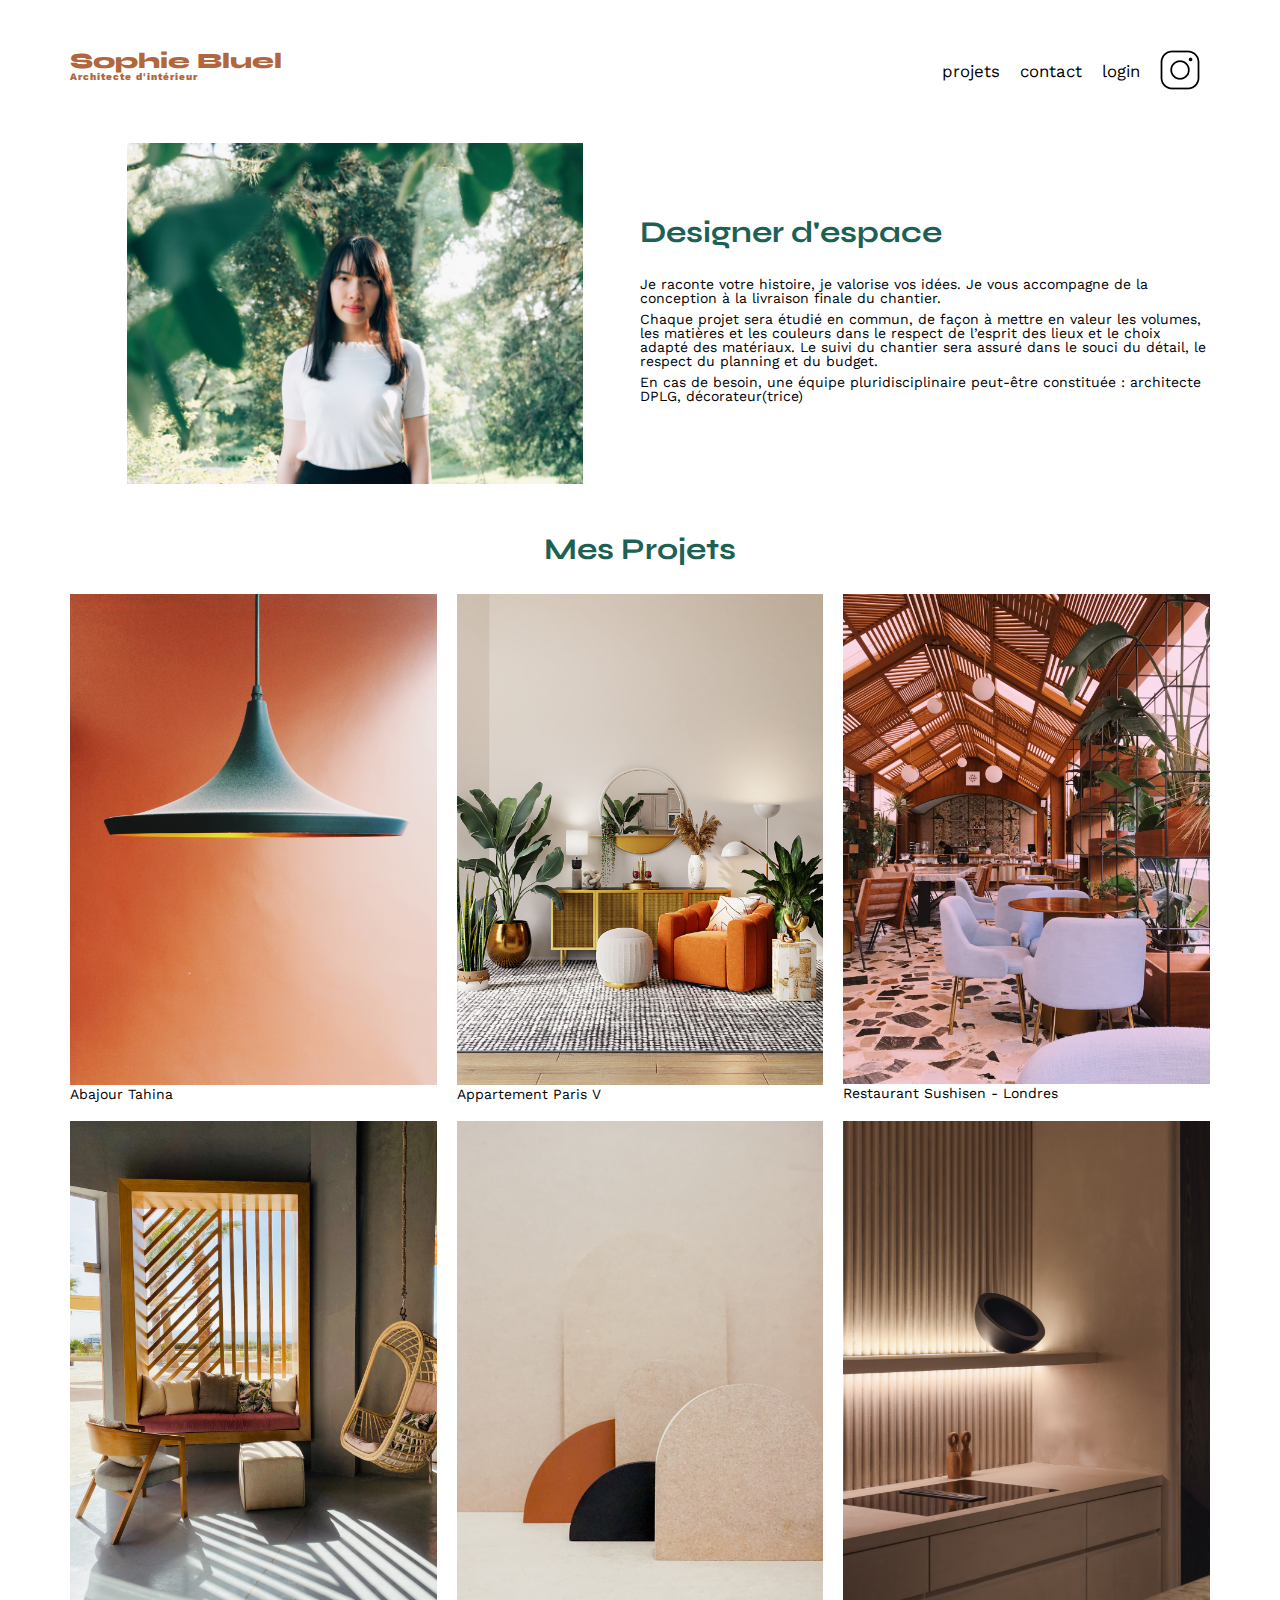
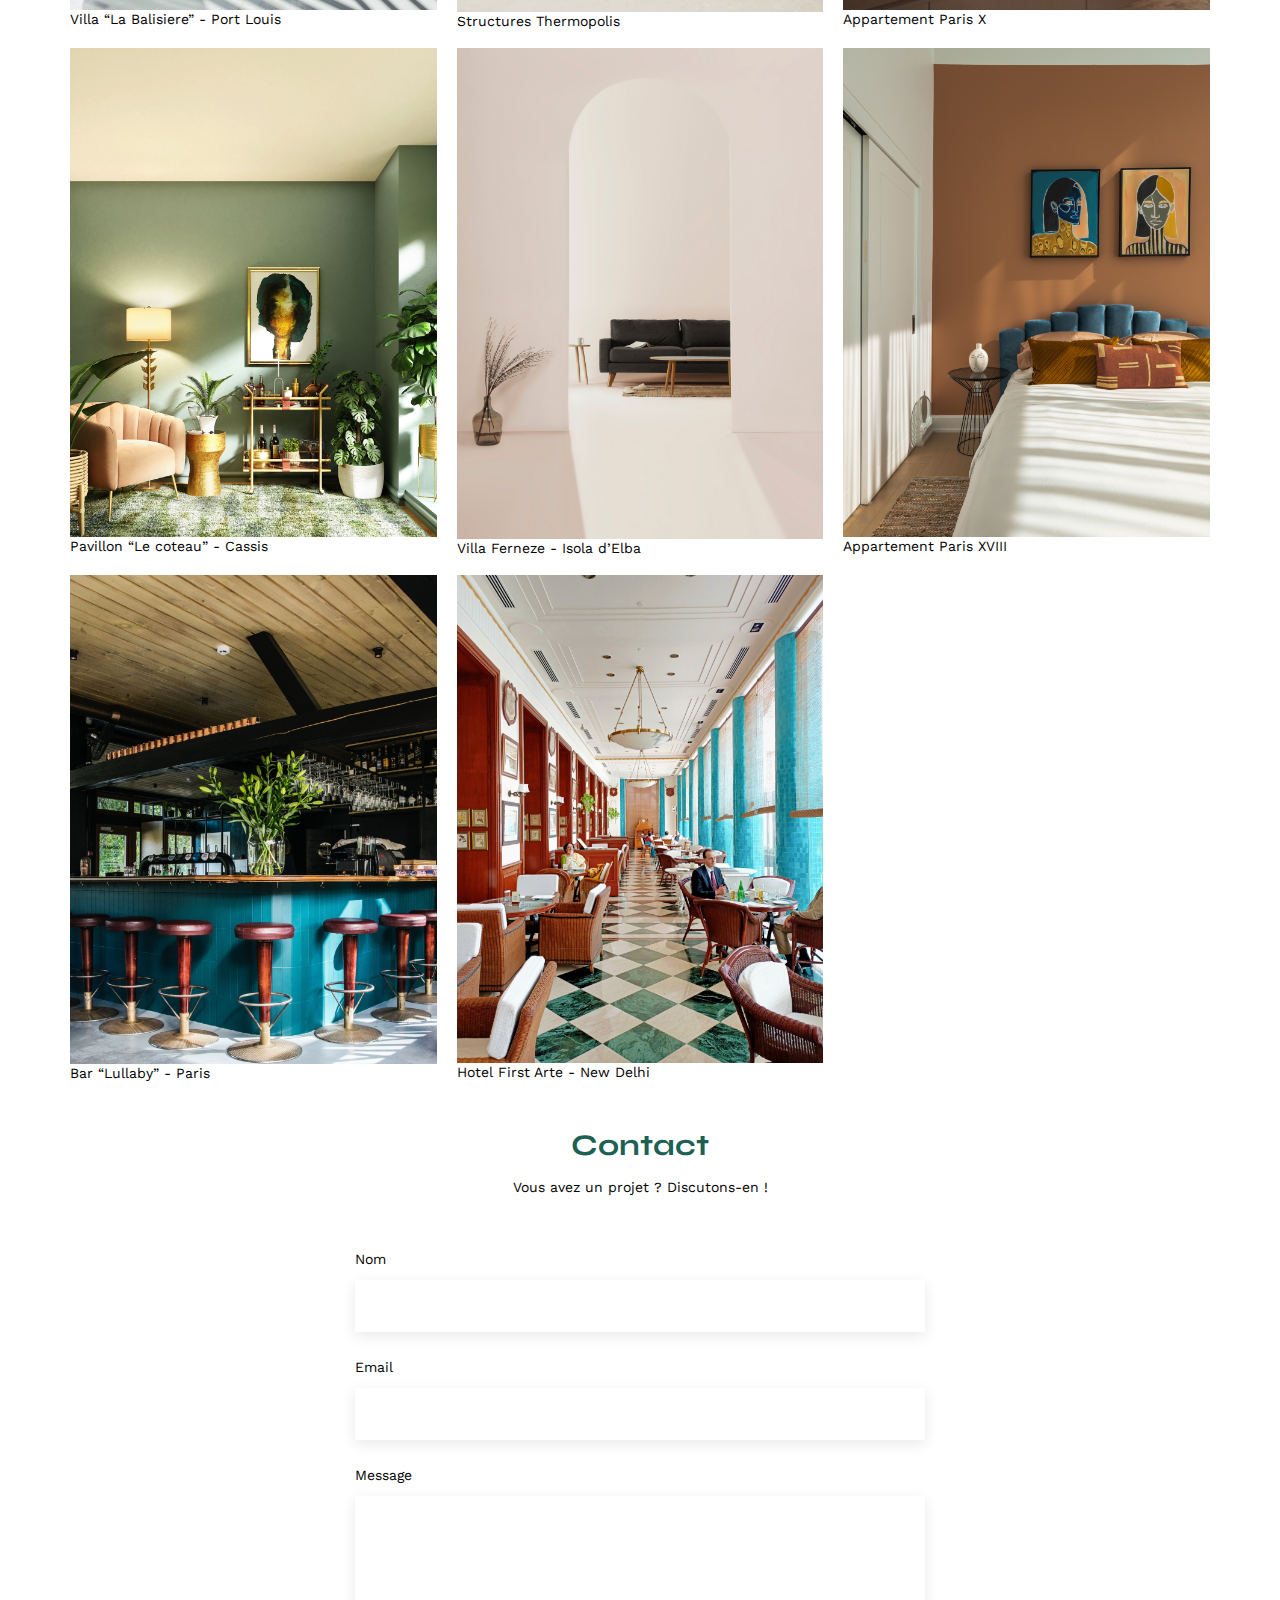
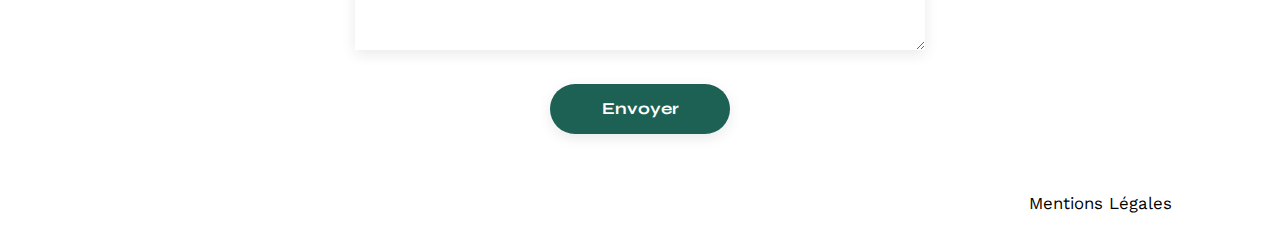
<file: FrontEnd/index.html>
<!DOCTYPE html>
<html lang="fr">
<head>
	<meta charset="UTF-8">
	<title>Sophie Bluel - Architecte d'intérieur</title>
	<meta name="viewport" content="width=device-width, initial-scale=1.0">
	<link rel="preconnect" href="https://fonts.googleapis.com">
	<link rel="preconnect" href="https://fonts.gstatic.com" crossorigin>
	<link href="https://fonts.googleapis.com/css2?family=Syne:wght@700;800&family=Work+Sans&display=swap" rel="stylesheet">
	<meta name="description" content="">
	<link rel="stylesheet" href="./assets/style.css">
</head>
<body>
<header>
	<h1>Sophie Bluel <span>Architecte d'intérieur</span></h1>
	<nav>
		<ul>
			<li>projets</li>
			<li>contact</li>
			<li>login</li>
			<li><img src="./assets/icons/instagram.png" alt="Instagram"></li>
		</ul>
	</nav>
</header>
<main>
	<section id="introduction">
		<figure>
			<img src="./assets/images/sophie-bluel.png" alt="">
		</figure>
		<article>
			<h2>Designer d'espace</h2>
			<p>Je raconte votre histoire, je valorise vos idées. Je vous accompagne de la conception à la livraison finale du chantier.</p>
			<p>Chaque projet sera étudié en commun, de façon à mettre en valeur les volumes, les matières et les couleurs dans le respect de l’esprit des lieux et le choix adapté des matériaux. Le suivi du chantier sera assuré dans le souci du détail, le respect du planning et du budget.</p>
			<p>En cas de besoin, une équipe pluridisciplinaire peut-être constituée : architecte DPLG, décorateur(trice)</p>
		</article>
	</section>
	<section id="portfolio">
		<h2>Mes Projets</h2>
		<div class="gallery">
			<figure>
				<img src="assets/images/abajour-tahina.png" alt="Abajour Tahina">
				<figcaption>Abajour Tahina</figcaption>
			</figure>
			<figure>
				<img src="assets/images/appartement-paris-v.png" alt="Appartement Paris V">
				<figcaption>Appartement Paris V</figcaption>
			</figure>
			<figure>
				<img src="assets/images/restaurant-sushisen-londres.png" alt="Restaurant Sushisen - Londres">
				<figcaption>Restaurant Sushisen - Londres</figcaption>
			</figure>
			<figure>
				<img src="assets/images/la-balisiere.png" alt="Villa “La Balisiere” - Port Louis">
				<figcaption>Villa “La Balisiere” - Port Louis</figcaption>
			</figure>
			<figure>
				<img src="assets/images/structures-thermopolis.png" alt="Structures Thermopolis">
				<figcaption>Structures Thermopolis</figcaption>
			</figure>
			<figure>
				<img src="assets/images/appartement-paris-x.png" alt="Appartement Paris X">
				<figcaption>Appartement Paris X</figcaption>
			</figure>
			<figure>
				<img src="assets/images/le-coteau-cassis.png" alt="Pavillon “Le coteau” - Cassis">
				<figcaption>Pavillon “Le coteau” - Cassis</figcaption>
			</figure>
			<figure>
				<img src="assets/images/villa-ferneze.png" alt="Villa Ferneze - Isola d’Elba">
				<figcaption>Villa Ferneze - Isola d’Elba</figcaption>
			</figure>
			<figure>
				<img src="assets/images/appartement-paris-xviii.png" alt="Appartement Paris XVIII">
				<figcaption>Appartement Paris XVIII</figcaption>
			</figure>
			<figure>
				<img src="assets/images/bar-lullaby-paris.png" alt="Bar “Lullaby” - Paris">
				<figcaption>Bar “Lullaby” - Paris</figcaption>
			</figure>
			<figure>
				<img src="assets/images/hotel-first-arte-new-delhi.png" alt="Hotel First Arte - New Delhi">
				<figcaption>Hotel First Arte - New Delhi</figcaption>
			</figure>
		</div>
	</section>
	<section id="contact">
		<h2>Contact</h2>
		<p>Vous avez un projet ? Discutons-en !</p>
		<form action="#" method="post">
			<label for="name">Nom</label>
			<input type="text" name="name" id="name">
			<label for="email">Email</label>
			<input type="email" name="email" id="email">
			<label for="message">Message</label>
			<textarea name="message" id="message" cols="30" rows="10"></textarea>
			<input type="submit" value="Envoyer">
		</form>
	</section>
</main>

<footer>
	<nav>
		<ul>
			<li>Mentions Légales</li>
		</ul>
	</nav>
</footer>
</body>
</html>
</file>
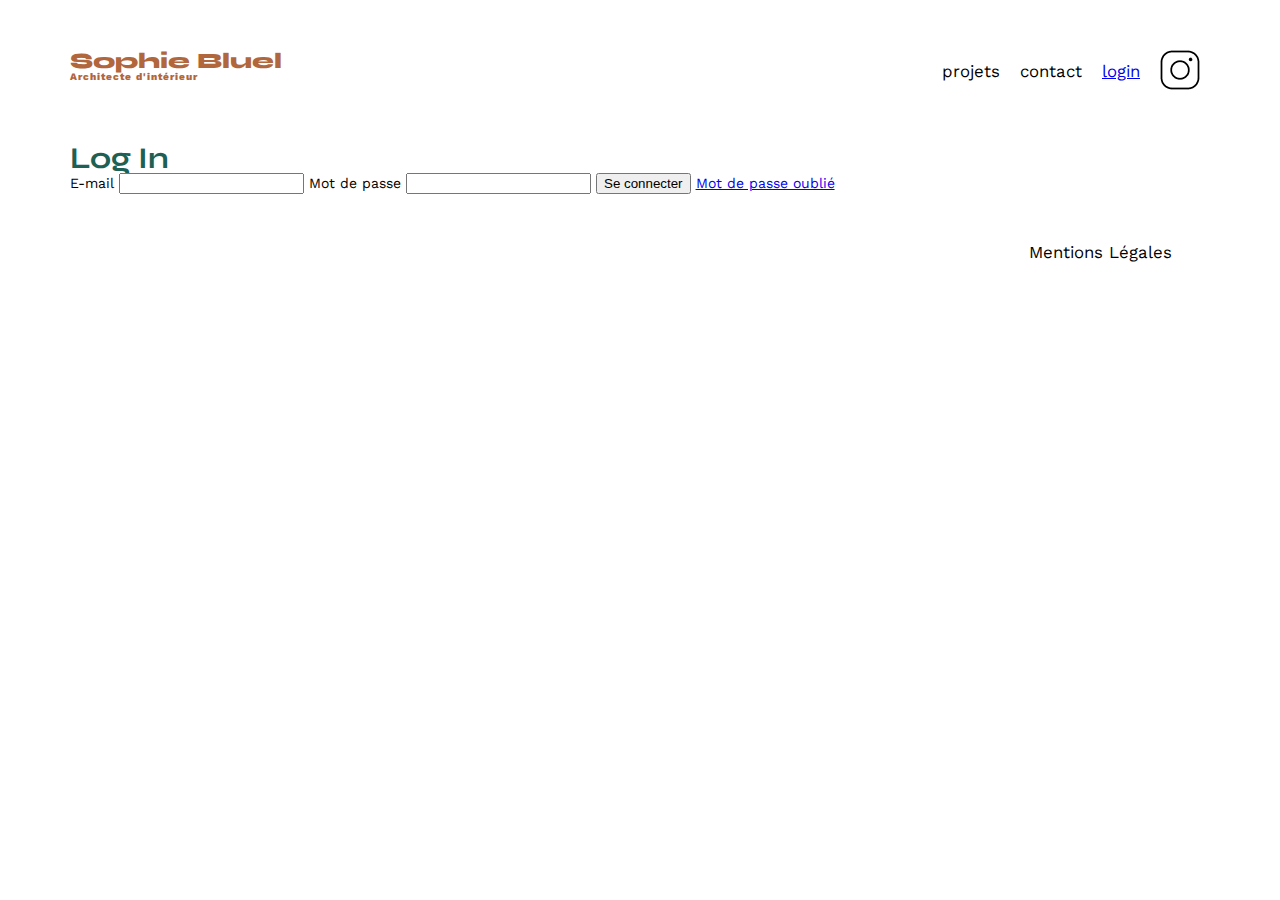
<file: FrontEnd/login.html>
<!DOCTYPE html>
<html lang="fr">
<head>
  <meta charset="UTF-8">
  <title>Sophie Bluel - Log In</title>
  <meta name="viewport" content="width=device-width, initial-scale=1.0">

  <link rel="preconnect" href="https://fonts.googleapis.com">
  <link rel="preconnect" href="https://fonts.gstatic.com" crossorigin>
  <link href="https://fonts.googleapis.com/css2?family=Syne:wght@700;800&family=Work+Sans:wght@300;400;500;700&display=swap" rel="stylesheet">

  <link rel="stylesheet" href="./assets/style.css">
</head>
<body>

<header>
  <h1>Sophie Bluel <span>Architecte d'intérieur</span></h1>
  <nav>
    <ul>
      <li>projets</li>
      <li>contact</li>
      <li><a href="login.html" class="active">login</a></li>
      <li><img src="./assets/icons/instagram.png" alt="Instagram"></li>
    </ul>
  </nav>
</header>

<main>
  <section id="login-section">
    <h2 class="login-title">Log In</h2>

    <form class="login-form" id="login-form">
      <label for="email">E-mail</label>
      <input type="email" id="email" required>

      <label for="password">Mot de passe</label>
      <input type="password" id="password" required>

      <p class="error-message" style="color:red; display:none;">Email ou mot de passe incorrect</p>

      <button type="submit" class="btn-login">Se connecter</button>
      <a href="#" class="forgot-password">Mot de passe oublié</a>
    </form>
  </section>
</main>

<footer>
  <nav>
    <ul>
      <li>Mentions Légales</li>
    </ul>
  </nav>
</footer>

<script src="login.js"></script>
</body>
</html>
</file>
<file: FrontEnd/assets/style.css>
/* http://meyerweb.com/eric/tools/css/reset/
   v2.0 | 20110126
   License: none (public domain)
*/

html, body, div, span, applet, object, iframe,
h1, h2, h3, h4, h5, h6, p, blockquote, pre,
a, abbr, acronym, address, big, cite, code,
del, dfn, em, img, ins, kbd, q, s, samp,
small, strike, strong, sub, sup, tt, var,
b, u, i, center,
dl, dt, dd, ol, ul, li,
fieldset, form, label, legend,
table, caption, tbody, tfoot, thead, tr, th, td,
article, aside, canvas, details, embed,
figure, figcaption, footer, header, hgroup,
menu, nav, output, ruby, section, summary,
time, mark, audio, video {
	margin: 0;
	padding: 0;
	border: 0;
	font-size: 100%;
	font: inherit;
	vertical-align: baseline;
}
/* HTML5 display-role reset for older browsers */
article, aside, details, figcaption, figure,
footer, header, hgroup, menu, nav, section {
	display: block;
}
body {
	line-height: 1;
}
ol, ul {
	list-style: none;
}
blockquote, q {
	quotes: none;
}
blockquote:before, blockquote:after,
q:before, q:after {
	content: '';
	content: none;
}
table {
	border-collapse: collapse;
	border-spacing: 0;
}
/** end reset css**/
body {
	max-width: 1140px;
	margin:auto;
	font-family: 'Work Sans' ;
	font-size: 14px;
}
header {
	display: flex;
	justify-content: space-between;
	margin: 50px 0
}
section {
	margin: 50px 0
}

h1{
	display: flex;
	flex-direction: column;
	font-family: 'Syne';
	font-size: 22px;
	font-weight: 800;
	color: #B1663C
}

h1 > span {
	font-family: 'Work Sans';
	font-size:10px;
	letter-spacing: 0.1em;
;
}

h2{
	font-family: 'Syne';
	font-weight: 700;
	font-size: 30px;
	color: #1D6154
}
nav ul {
	display: flex;
	align-items: center;
	list-style-type: none;

}
nav li {
	padding: 0 10px;
	font-size: 1.2em;
}

li:hover {
	color: #B1663C;
}
#introduction {
	display: flex;
	align-items: center;
}
#introduction figure {
	flex: 1
}
#introduction img {
	display: block;
	margin: auto;
	width: 80%;
}

#introduction article {
	flex: 1
}
#introduction h2 {
	margin-bottom: 1em;
}

#introduction p {
	margin-bottom: 0.5em;
}
#portfolio h2 {
	text-align: center;
	margin-bottom: 1em;
}
.gallery {
	width: 100%;
	display: grid;
	grid-template-columns: 1fr 1fr 1fr;
	grid-column-gap: 20px;
	grid-row-gap: 20px;
}

.gallery img {
	width: 100%;

}
#contact {
	width: 50%;
margin: auto;
}
#contact > * {
	text-align: center;

}
#contact h2{
	margin-bottom: 20px;
}
#contact form {
	text-align: left;
	margin-top:30px;
	display: flex;
	flex-direction: column;
}

#contact input {
	height: 50px;
	font-size: 1.2em;
	border: none;
	box-shadow: 0px 4px 14px rgba(0, 0, 0, 0.09);
}
#contact label {
	margin: 2em 0 1em 0;
}
#contact textarea {
	border: none;
	box-shadow: 0px 4px 14px rgba(0, 0, 0, 0.09);
}

input[type="submit"]{
	font-family: 'Syne';
	font-weight: 700;
	color: white;
	background-color: #1D6154;
	margin : 2em auto ;
	width: 180px;
	text-align: center;
	border-radius: 60px ;
}

footer nav ul {
	display: flex;
	justify-content: flex-end;
	margin: 2em
}
</file>
